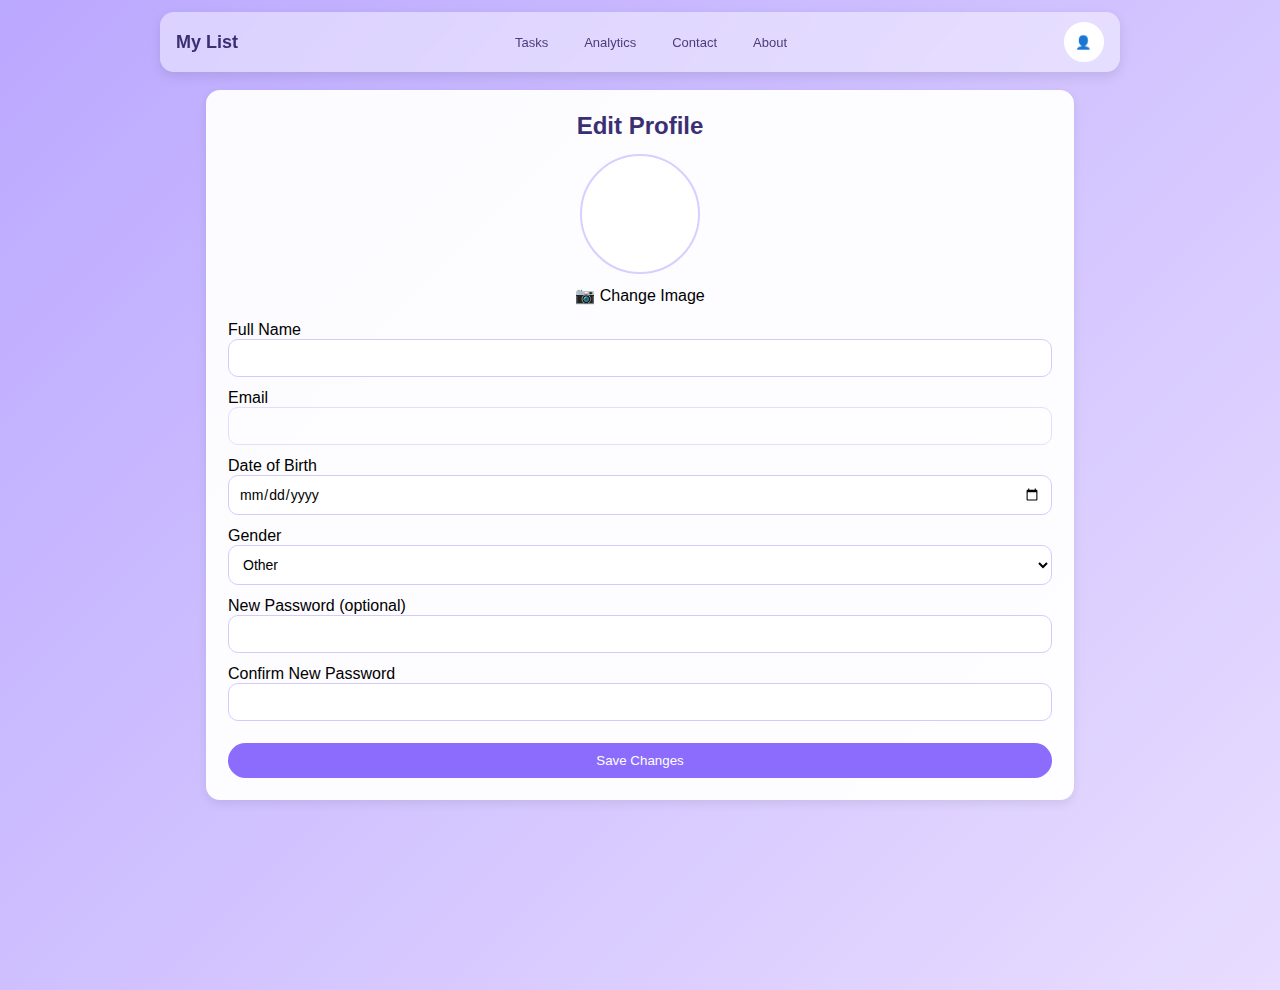
<file: edit-profile.html>
<!DOCTYPE html>
<html lang="en">
<head>
<meta charset="UTF-8">
<title>Edit Profile</title>
<link rel="stylesheet" href="style.css">

<style>
    .pwd-wrap { position: relative; }

    .eye-icon {
        width: 20px;
        height: 20px;
        position: absolute;
        right: 14px;
        top: 50%;
        transform: translateY(-50%);
        cursor: pointer;
        opacity: 0;
        transition: 0.2s;
        pointer-events: none;
    }

    .eye-icon.visible {
        opacity: 0.7;
        pointer-events: auto;
    }

    .eye-icon.visible:hover {
        opacity: 1;
    }
</style>
</head>

<body>

<!-- NAVBAR -->
<nav class="navbar">
    <div class="nav-title">My List</div>

    <div class="nav-center">
        <a href="tasks.html" class="nav-link">Tasks</a>
        <a href="analytics.html" class="nav-link">Analytics</a>
        <a href="contact.html" class="nav-link">Contact</a>
        <a href="about.html" class="nav-link">About</a>
    </div>

    <button class="profile-btn" onclick="location.href='profile.html'">
        <span id="navAvatarEmoji">👤</span>
    </button>
</nav>


<div class="page-container">
    <div class="card">

        <h2 style="text-align:center;color:#3b2f73;margin-bottom:14px;">Edit Profile</h2>

        <!-- صورة الحساب -->
        <div class="profile-avatar-big" id="editAvatar"></div>

        <div style="text-align:center;margin-bottom:16px;">
            <label class="profile-upload-btn">
                📷 Change Image
                <input type="file" id="editImageInput" accept="image/*" style="display:none;">
            </label>
        </div>

        <!-- FORM -->
        <label>Full Name</label>
        <input type="text" id="editName" class="input-field">

        <label>Email</label>
        <input type="email" id="editEmail" class="input-field" disabled 
               style="opacity:0.6;cursor:not-allowed;">

        <label>Date of Birth</label>
        <input type="date" id="editBirth" class="input-field">

        <label>Gender</label>
        <select id="editGender" class="input-field">
            <option value="other">Other</option>
            <option value="female">Female</option>
            <option value="male">Male</option>
        </select>

        <label>New Password (optional)</label>
        <div class="pwd-wrap">
            <input type="password" id="editPass" class="input-field pwd-field">
 
            <svg class="eye-icon" onclick="togglePwd(this)" viewBox="0 0 24 24">
    <path class="eye-shape" fill="none" stroke="#6a5ea0" stroke-width="2" stroke-linecap="round"
          d="M3 12 C 7 6, 17 6, 21 12" />
    <circle class="eye-ball" cx="12" cy="12" r="3" fill="none" stroke="#6a5ea0" stroke-width="2" />
    <path class="eye-line" fill="none" stroke="#6a5ea0" stroke-width="2" stroke-linecap="round"
          d="M5 5 L19 19" />
</svg>





        </div>

        <label>Confirm New Password</label>
        <div class="pwd-wrap">
            <input type="password" id="editPass2" class="input-field pwd-field">

 <svg class="eye-icon" onclick="togglePwd(this)" viewBox="0 0 24 24">
    <path class="eye-shape" fill="none" stroke="#6a5ea0" stroke-width="2" stroke-linecap="round"
          d="M3 12 C 7 6, 17 6, 21 12" />
    <circle class="eye-ball" cx="12" cy="12" r="3" fill="none" stroke="#6a5ea0" stroke-width="2" />
    <path class="eye-line" fill="none" stroke="#6a5ea0" stroke-width="2" stroke-linecap="round"
          d="M5 5 L19 19" />
</svg>






        </div>

        <button class="btn-primary full-btn" onclick="saveProfileChanges()" style="margin-top:10px;">
            Save Changes
        </button>

    </div>
</div>

<script src="app.js"></script>

<script>

function togglePwd(eyeEl) {
    const input = eyeEl.parentElement.querySelector("input");
    const line = eyeEl.querySelector(".eye-line"); // خط الإغلاق

    if (input.type === "password") {
        input.type = "text";
        line.style.display = "none"; // شيل الخط → عين مفتوحة
    } else {
        input.type = "password";
        line.style.display = "block"; // رجّع الخط → عين مغلقة
    }

    input.focus(); 
}






/* عين التعديل */
document.querySelectorAll(".pwd-field").forEach(field => {
    const eye = field.parentElement.querySelector(".eye-icon");

    field.addEventListener("input", () => {
        eye.classList.toggle("visible", field.value.length > 0);
    });

    field.addEventListener("focus", () => {
        if (field.value.length > 0) eye.classList.add("visible");
    });

    field.addEventListener("blur", () => {
        if (field.value.trim() === "") {
            eye.classList.remove("visible");
        }
        // إذا في كلمة مرور، نخلي العين ظاهرة
    });
});




/* تحميل البيانات الحالية */
loadCurrentUserData();
updateNavbarAvatar();

const user = currentUser;
if (user) {
    document.getElementById("editName").value = user.name || "";
    document.getElementById("editEmail").value = user.email || "";
    document.getElementById("editBirth").value = user.birth || "";
    document.getElementById("editGender").value = user.gender || "other";

    const avatar = document.getElementById("editAvatar");
    if (user.imageData) {
        avatar.innerHTML = `<img src="${user.imageData}">`;
    } else {
        let emoji = "👤";
        if (user.gender === "female") emoji = "👩";
        if (user.gender === "male") emoji = "👨";
        avatar.innerHTML = `<span>${emoji}</span>`;
    }
}

/* تغيير الصورة */
document.getElementById("editImageInput").addEventListener("change", e => {
    const file = e.target.files[0];
    if (!file) return;

    const reader = new FileReader();
    reader.onload = ev => {
        currentUser.imageData = ev.target.result;
        document.getElementById("editAvatar").innerHTML =
            `<img src="${currentUser.imageData}">`;
    };
    reader.readAsDataURL(file);
});
function saveProfileChanges() {
            const name = document.getElementById("editName").value.trim();
            const birth = document.getElementById("editBirth").value;
            const gender = document.getElementById("editGender").value;
            const pass = document.getElementById("editPass").value;
            const pass2 = document.getElementById("editPass2").value;

            if (!name) {
                showAlert("Name is required", "#d93025");
                return;
            }

            if (pass || pass2) {
                if (pass.length < 6) {
                    showAlert("New password must be at least 6 characters", "#d93025");
                    return;
                }
                if (pass !== pass2) {
                    showAlert("Passwords do not match", "#d93025");
                    return;
                }
                currentUser.password = pass;
            }

            currentUser.name = name;
            currentUser.birth = birth;
            currentUser.gender = gender;

            saveCurrentUserData();
            updateNavbarAvatar();
            showAlert("Profile updated!", "#4CAF50");

            setTimeout(() => {
                window.location.href = "profile.html";
            }, 1200);
        }
</script>
</body>
</html>
</file>
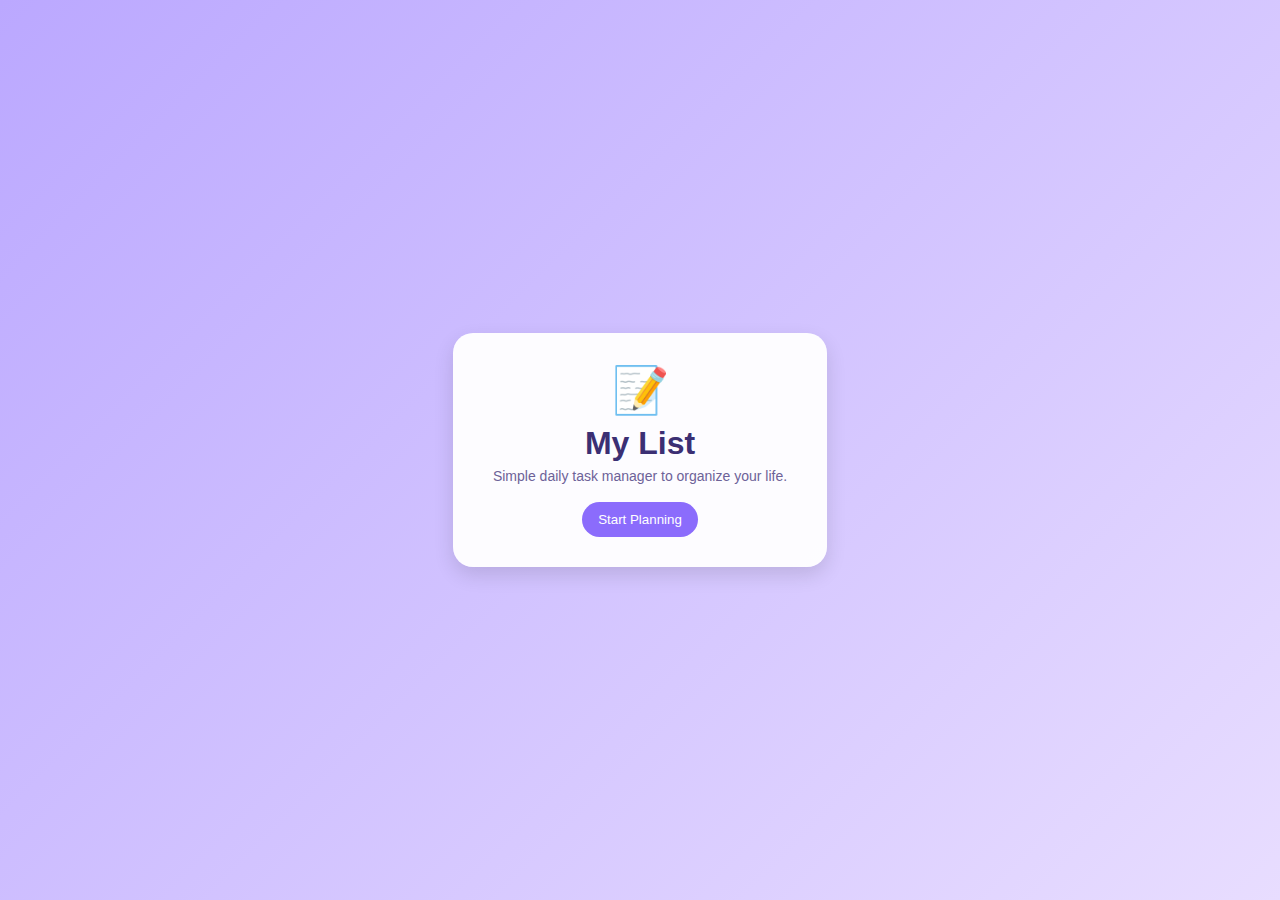
<file: pppproject.html>
<!DOCTYPE html>
<html lang="en">
<head>
    <meta charset="UTF-8">
    <title>My List - Start</title>
    <link rel="stylesheet" href="style.css">
</head>
<body>

    <div class="start-container">
        <div class="start-box">

            <div style="font-size:46px;margin-bottom:8px;">📝</div>

            <h1 class="start-title">My List</h1>

            <p class="start-desc">
                Simple daily task manager to organize your life.
            </p>

            <button class="btn-primary" onclick="window.location.href='tasks.html'">
                Start Planning
            </button>

        </div>
    </div>

</body>
</html>
</file>
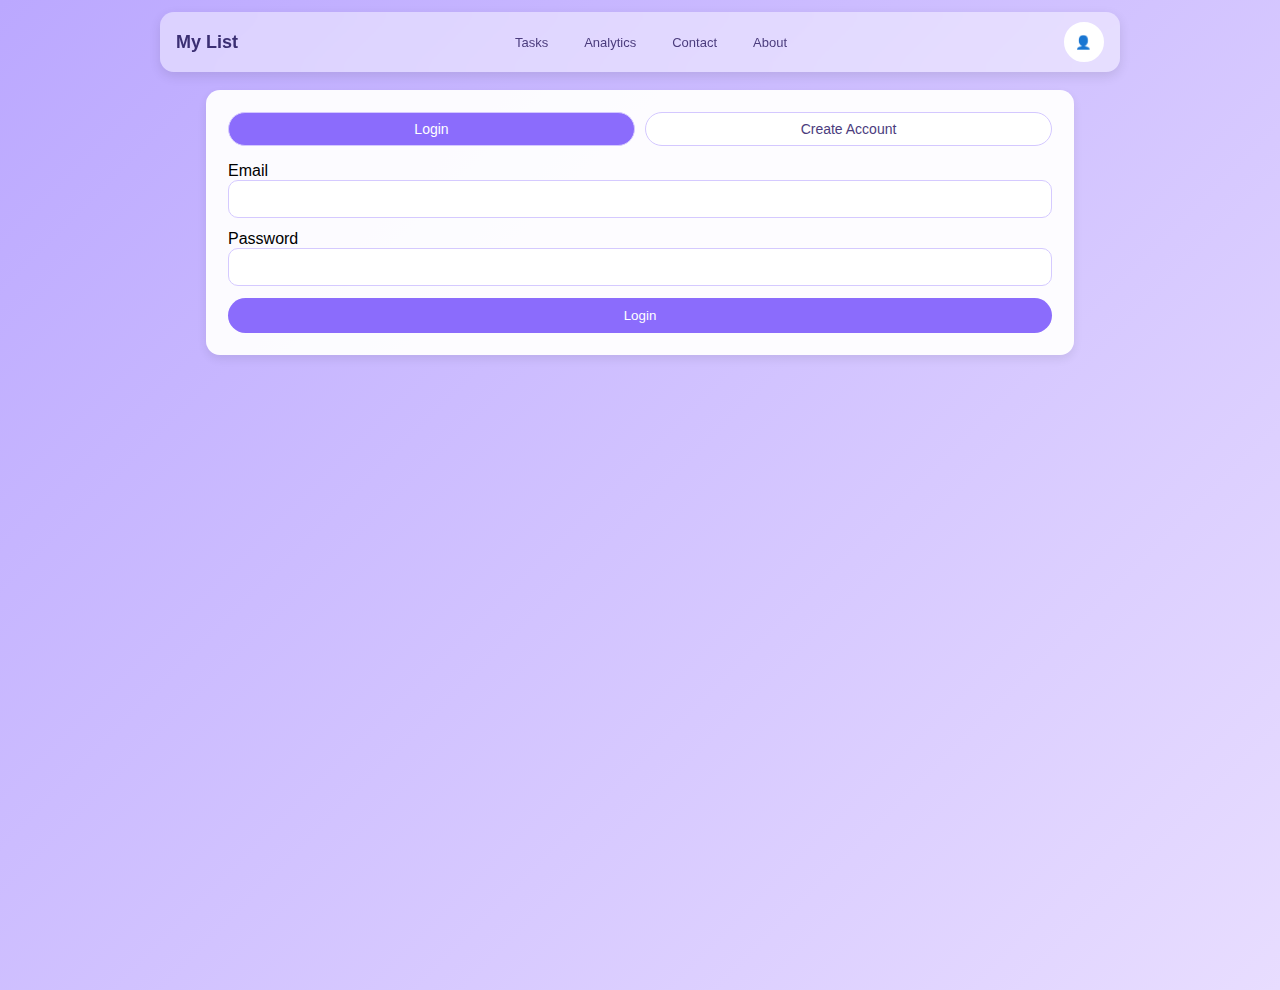
<file: profile.html>
<!DOCTYPE html>
<html lang="en">
<head>
<meta charset="UTF-8">
<title>My List - My Account</title>
<link rel="stylesheet" href="style.css">

<style>
    .pwd-wrap { position: relative; }

    .eye-icon {
        width: 20px;
        height: 20px;
        position: absolute;
        right: 14px;
        top: 50%;
        transform: translateY(-50%);
        cursor: pointer;
        opacity: 0;
        transition: 0.2s;
        pointer-events: none;
    }

    .eye-icon.visible {
        opacity: 0.7;
        pointer-events: auto;
    }

    .eye-icon.visible:hover {
        opacity: 1;
    }
</style>
</head>

<body>

<!-- NAVBAR -->
<nav class="navbar">
    <div class="nav-title">My List</div>

    <div class="nav-center">
        <a href="tasks.html" class="nav-link">Tasks</a>
        <a href="analytics.html" class="nav-link">Analytics</a>
        <a href="contact.html" class="nav-link">Contact</a>
        <a href="about.html" class="nav-link">About</a>
    </div>

    <button class="profile-btn" onclick="location.href='profile.html'">
        <span id="navAvatarEmoji">👤</span>
    </button>
</nav>

<div class="page-container">
    <div class="card">

        <!-- Tabs -->
        <div class="auth-tabs" id="authTabs">
            <button id="tabLogin" class="auth-tab active" onclick="showAuthTab('login')">Login</button>
            <button id="tabCreate" class="auth-tab" onclick="showAuthTab('create')">Create Account</button>
        </div>

        <!-- LOGIN -->
        <div id="loginBox">
            <label>Email</label>
            <input type="email" id="loginEmail" class="input-field">

            <label>Password</label>
            <div class="pwd-wrap">
                <input type="password" id="loginPass" class="input-field pwd-field">

 <svg class="eye-icon" onclick="togglePwd(this)" viewBox="0 0 24 24">
    <path class="eye-shape" fill="none" stroke="#6a5ea0" stroke-width="2" stroke-linecap="round"
          d="M3 12 C 7 6, 17 6, 21 12" />
    <circle class="eye-ball" cx="12" cy="12" r="3" fill="none" stroke="#6a5ea0" stroke-width="2" />
    <path class="eye-line" fill="none" stroke="#6a5ea0" stroke-width="2" stroke-linecap="round"
          d="M5 5 L19 19" />
</svg>










            </div>

            <button class="btn-primary full-btn" onclick="doLogin()">Login</button>
        </div>

        <!-- CREATE ACCOUNT -->
        <div id="createBox" style="display:none;margin-top:14px;">
            
            <div class="profile-avatar-big" id="createAvatar"><span>👤</span></div>

            <div style="text-align:center;margin-bottom:10px;">
                <label class="profile-upload-btn">
                    📷 Choose Image
                    <input type="file" id="createImageInput" accept="image/*" style="display:none;">
                </label>
            </div>

            <label>Full Name</label>
            <input type="text" id="regName" class="input-field">

            <label>Email</label>
            <input type="email" id="regEmail" class="input-field">

            <label>Date of Birth</label>
            <input type="date" id="regBirth" class="input-field">

            <label>Gender</label>
            <select id="regGender" class="input-field">
                <option value="other">Other</option>
                <option value="female">Female</option>
                <option value="male">Male</option>
            </select>

            <label>Password</label>
            <div class="pwd-wrap">
                <input type="password" id="regPass" class="input-field pwd-field">

<svg class="eye-icon" onclick="togglePwd(this)" viewBox="0 0 24 24">
    <path class="eye-shape" fill="none" stroke="#6a5ea0" stroke-width="2" stroke-linecap="round"
          d="M3 12 C 7 6, 17 6, 21 12" />
    <circle class="eye-ball" cx="12" cy="12" r="3" fill="none" stroke="#6a5ea0" stroke-width="2" />
    <path class="eye-line" fill="none" stroke="#6a5ea0" stroke-width="2" stroke-linecap="round"
          d="M5 5 L19 19" />
</svg>










            </div>

            <label>Confirm Password</label>
            <div class="pwd-wrap">
                <input type="password" id="regPass2" class="input-field pwd-field">

    
 <svg class="eye-icon" onclick="togglePwd(this)" viewBox="0 0 24 24">
    <path class="eye-shape" fill="none" stroke="#6a5ea0" stroke-width="2" stroke-linecap="round"
          d="M3 12 C 7 6, 17 6, 21 12" />
    <circle class="eye-ball" cx="12" cy="12" r="3" fill="none" stroke="#6a5ea0" stroke-width="2" />
    <path class="eye-line" fill="none" stroke="#6a5ea0" stroke-width="2" stroke-linecap="round"
          d="M5 5 L19 19" />
</svg>









            </div>

            <button class="btn-primary full-btn" onclick="doRegister()">Create Account</button>
        </div>

        <!-- ACCOUNT PAGE -->
        <div id="accountBox" style="display:none;margin-top:10px;" class="account-card">

            <div class="profile-avatar-big" id="accountAvatar"></div>
            <div class="acc-name" id="accountName"></div>
            <div class="acc-email" id="accountEmail"></div>

            <button class="edit-profile-btn" type="button" onclick="window.location.href='edit-profile.html'">
                Edit Profile
            </button>

            <div class="account-actions">
                <button class="btn-secondary full-btn" type="button" onclick="logout()">Log out</button>
                <button class="btn-danger full-btn" type="button" onclick="deleteAccount()">Delete Account</button>
            </div>

        </div>

    </div>
</div>

<script src="app.js"></script>

<script>

function togglePwd(eyeEl) {
    const input = eyeEl.parentElement.querySelector("input");
    const line = eyeEl.querySelector(".eye-line"); // خط الإغلاق

    if (input.type === "password") {
        input.type = "text";
        line.style.display = "none"; // شيل الخط → عين مفتوحة
    } else {
        input.type = "password";
        line.style.display = "block"; // رجّع الخط → عين مغلقة
    }

    input.focus(); 
}











/* عين تظهر فقط عند الكتابة أو عند التركيز */
document.querySelectorAll(".pwd-field").forEach(field => {
    const eye = field.parentElement.querySelector(".eye-icon");

    field.addEventListener("input", () => {
        eye.classList.toggle("visible", field.value.length > 0);
    });

    field.addEventListener("focus", () => {
        if (field.value.length > 0) eye.classList.add("visible");
    });

    field.addEventListener("blur", () => {
        if (field.value.trim() === "") {
            eye.classList.remove("visible");
        }
        // إذا في كلمة مرور، نخلي العين ظاهرة
    });
});



initProfilePage();

</script>
</body>
</html>
</file>
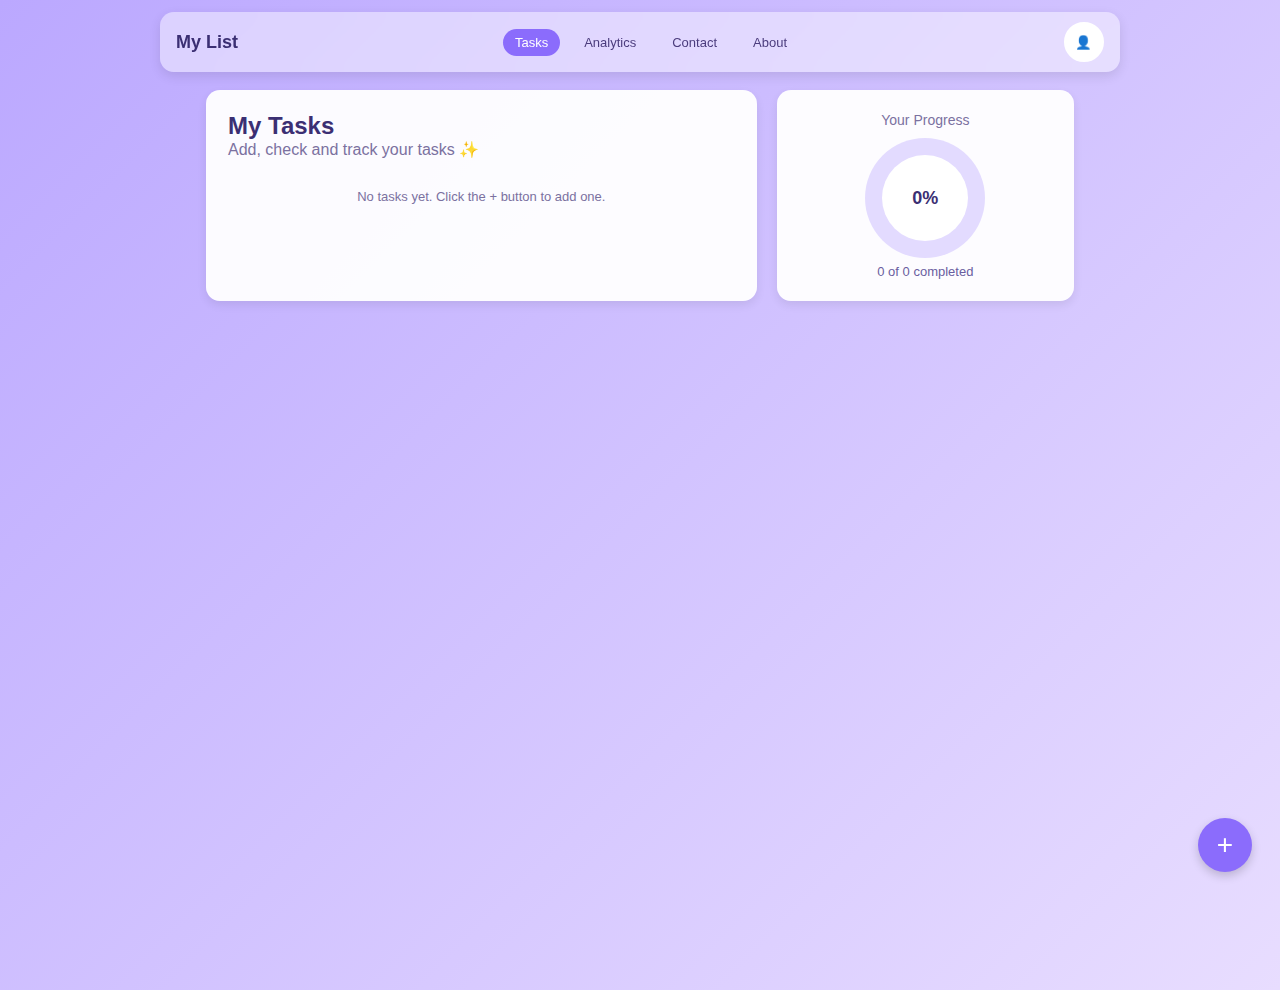
<file: tasks.html>
<!DOCTYPE html>
<html lang="en">
<head>
    <meta charset="UTF-8">
    <title>My List - Tasks</title>
    <link rel="stylesheet" href="style.css">
</head>
<body>

    <!-- NAVBAR -->
    <nav class="navbar">
        <div class="nav-title">My List</div>

        <div class="nav-center">
            <a href="tasks.html" class="nav-link active">Tasks</a>
            <a href="analytics.html" class="nav-link">Analytics</a>
            <a href="contact.html" class="nav-link">Contact</a>
            <a href="about.html" class="nav-link">About</a>
        </div>

        <!-- الصورة فقط تودّي لصفحة الحساب -->
        <button class="profile-btn" onclick="location.href='profile.html'">
            <span id="navAvatarEmoji">👤</span>
        </button>
    </nav>


    <div class="page-container">

        <div class="tasks-wrapper">

            <!--  كرت قائمة المهام -->
            <div class="card task-list-card">

                <h2 style="color:#3b2f73;">My Tasks</h2>
                <p class="page-subtitle" style="margin-bottom:12px;color:#7b719f;">
                    Add, check and track your tasks ✨
                </p>

                <div id="taskList" class="task-list"></div>

            </div>

            <!--  كرت التقدم الجديد (الدائرة) -->
            <div class="card progress-card">

                <div class="progress-title">Your Progress</div>

                <div class="progress-circle">
                    <div id="progressPercent" class="progress-inner">0%</div>
                </div>

                <div class="task-progress-box">
                    <span id="progressText">0 of 0 completed</span>
                </div>

            </div>

        </div>

    </div>


    <!-- زر إضافة مهمة -->
    <button class="add-btn" onclick="openTaskModal()">+</button>


    <!-- مودال إضافة/تعديل مهمة -->
    <div class="modal-backdrop" id="taskModal">
        <div class="modal">
            <h3 id="taskModalTitle" style="margin-bottom:10px;">Add New Task</h3>

            <input type="hidden" id="taskId">

            <label>Task Title *</label>
            <input type="text" id="taskTitle" class="input-field" placeholder="Your task...">

            <label>Description (optional)</label>
            <textarea id="taskDesc" rows="3" placeholder="Details (optional)"></textarea>

            <div style="display:flex;gap:10px;">
                <div style="flex:1;">
                    <label>Due Date</label>
                    <input type="date" id="taskDate" class="input-field">
                </div>

                <div style="flex:1;">
                    <label>Time</label>
                    <input type="time" id="taskTime" class="input-field">
                </div>
            </div>

            <label style="display:flex;align-items:center;gap:6px;margin-top:4px;">
<input type="checkbox" id="taskReminder" onchange="toggleReminderOptions()">                <span>Set a reminder</span>
            </label>

<div id="reminderOptions" class="hidden">
    <label>Remind me before:</label>
    <select id="reminderValue" class="input-field">
        <option value="5">5 minutes</option>
        <option value="10">10 minutes</option>
        <option value="30">30 minutes</option>
        <option value="60">1 hour</option>
    </select>
</div>

            <div style="display:flex;gap:10px;margin-top:8px;">
                <button class="btn-secondary full-btn" onclick="closeTaskModal()">Cancel</button>
                <button class="btn-primary full-btn" onclick="saveTask()">Save</button>
            </div>
        </div>
    </div>



    <!-- مودال حذف مهمة -->
    <div class="modal-backdrop" id="deleteModal">
        <div class="modal">
            <h3 style="margin-bottom:6px;">Delete Task?</h3>
            <p style="font-size:13px;color:#6c6193;margin-bottom:14px;">
                Are you sure you want to delete this task?
            </p>

            <div style="display:flex;gap:10px;">
                <button class="btn-secondary full-btn" onclick="closeDeleteModal()">Cancel</button>
                <button class="btn-danger full-btn" onclick="confirmDeleteTask()">Delete</button>
            </div>
        </div>
    </div>



    <script src="app.js"></script>
    <script>
        initTasksPage();
    </script>

</body>
</html>
</file>
<file: style.css>
/* =========================================================
   GLOBAL
========================================================= */

*{
    margin:0;
    padding:0;
    box-sizing:border-box;
    font-family: "Inter", sans-serif;
}

body{
    min-height:100vh;
    background:linear-gradient(135deg,#bba8ff,#e8ddff);
}

.page-container{
    max-width:900px;
    margin:90px auto 40px auto;
    padding:0 16px;
}

.card{
    background:rgba(255,255,255,0.95);
    border-radius:14px;
    padding:22px;
    box-shadow:0 4px 10px rgba(0,0,0,0.08);
}

/* =========================================================
   NAVBAR
========================================================= */

.navbar{
    position:fixed;
    top:12px;
    left:50%;
    transform:translateX(-50%);
    width:92%;
    max-width:960px;
    background:rgba(255,255,255,0.45);
    backdrop-filter:blur(12px);
    border-radius:14px;
    padding:10px 16px;
    display:flex;
    align-items:center;
    justify-content:space-between;
    z-index:50;
    box-shadow:0 4px 12px rgba(0,0,0,0.1);
}

.nav-title{
    font-size:18px;
    font-weight:700;
    color:#3b2f73;
}

.nav-center{
    display:flex;
    gap:12px;
}

.nav-link{
    font-size:13px;
    padding:6px 12px;
    border-radius:999px;
    text-decoration:none;
    color:#4b3c7d;
}

.nav-link:hover{ background:white; }

.nav-link.active{
    background:#8b6cfc;
    color:white;
}

.profile-btn{
    width:40px;
    height:40px;
    border-radius:50%;
    border:2px solid #fff;
    overflow:hidden;
    background:#fff;
    display:flex;
    align-items:center;
    justify-content:center;
    cursor:pointer;
}

.profile-btn img{
    width:100%;
    height:100%;
    object-fit:cover;
}

/* =========================================================
   BUTTONS
========================================================= */

.btn-primary{
    background:#8b6cfc;
    color:#fff;
    border:none;
    border-radius:999px;
    padding:10px 16px;
    cursor:pointer;
}

.btn-secondary{
    background:#fff;
    border:1px solid #d4c8ff;
    color:#4b3c7d;
    padding:10px 16px;
    border-radius:999px;
    cursor:pointer;
}

.btn-danger{
    background:#d93025;
    color:#fff;
    border:none;
    padding:10px 16px;
    border-radius:999px;
    cursor:pointer;
}

.full-btn{
    width:100%;
}

/* =========================================================
   INPUTS
========================================================= */

.input-field{
    width:100%;
    padding:10px;
    border-radius:10px;
    border:1px solid #d5caff;
    margin-bottom:12px;
    font-size:14px;
    background:white;
}

textarea{
    width:100%;
    padding:10px;
    border-radius:10px;
    border:1px solid #d5caff;
    margin-bottom:12px;
    resize:vertical;
}

/* =========================================================
   HIDE BROWSER DEFAULT PASSWORD EYE
========================================================= */

input[type="password"]::-ms-clear,
input[type="password"]::-ms-reveal{
    display:none !important;
}

input[type="password"]::-webkit-textfield-decoration-container{
    display:none !important;
}

/* =========================================================
   OUR CUSTOM EYE ICON
========================================================= */

.pwd-wrap{
    position:relative;
}



/* =========================================================
   ALERTS
========================================================= */

.alert-box{
    position:fixed;
    top:55px;
    left:50%;
    transform:translateX(-50%);
    padding:10px 18px;
    border-radius:14px;
    background:#4caf50;
    color:white;
    font-size:14px;
    display:flex;
    gap:10px;
    z-index:100;
}

.alert-close{
    background:none;
    border:none;
    color:white;
    font-size:16px;
    cursor:pointer;
}

/* =========================================================
   START PAGE
========================================================= */

.start-container{
    min-height:100vh;
    display:flex;
    align-items:center;
    justify-content:center;
}

.start-box{
    background:rgba(255,255,255,0.95);
    border-radius:20px;
    padding:30px 40px;
    text-align:center;
    box-shadow:0 8px 20px rgba(0,0,0,0.12);
}

.start-title{
    font-size:32px;
    font-weight:700;
    color:#3b2f73;
    margin-bottom:6px;
}

.start-desc{
    font-size:14px;
    color:#6d6298;
    margin-bottom:18px;
}

/* =========================================================
   TASKS PAGE
========================================================= */

.tasks-wrapper{
    display:flex;
    flex-direction:column;
    gap:20px;
}

@media(min-width:992px){
    .tasks-wrapper{
        flex-direction:row;
        align-items:stretch;
    }
    .task-list-card{ flex:2; }
    .progress-card{ flex:1; }
}

.task-list{
    display:flex;
    flex-direction:column;
    gap:10px;
}

.task-card{
    background:white;
    border:1px solid #e1d8ff;
    padding:12px;
    border-radius:12px;
    display:flex;
    gap:12px;
}

.task-title{
    font-size:14px;
    font-weight:600;
    color:#3e3470;
}

.task-title.done{
    text-decoration:line-through;
    color:#aaa7c9;
}

.task-desc{
    font-size:12px;
    color:#7c71a4;
    margin-top:3px;
}

.task-meta{
    font-size:11px;
    color:#9a8fc6;
    margin-top:4px;
}

.task-right{
    display:flex;
    flex-direction:column;
    align-items:center;
    gap:6px;
}

.icon-btn{
    background:none;
    border:none;
    font-size:16px;
    cursor:pointer;
}

/* زر الإضافة */
.add-btn{
    position:fixed;
    bottom:28px;
    right:28px;
    width:54px;
    height:54px;
    border-radius:50%;
    background:#8b6cfc;
    color:white;
    font-size:28px;
    display:flex;
    align-items:center;
    justify-content:center;
    border:none;
    cursor:pointer;
    box-shadow:0 4px 10px rgba(0,0,0,0.18);
}

.hidden{
display: none !important;
}

/* =========================================================
   PROGRESS CIRCLE
========================================================= */

.progress-card{
    text-align:center;
}

.progress-title{
    font-size:14px;
    color:#7b719f;
    margin-bottom:6px;
}

.progress-circle{
    --p:0%;
    width:120px;
    height:120px;
    border-radius:50%;
    background:conic-gradient(#8b6cfc var(--p),#e3dbff 0);
    display:flex;
    align-items:center;
    justify-content:center;
    margin:10px auto 6px auto;
}

.progress-inner{
    width:86px;
    height:86px;
    border-radius:50%;
    background:white;
    display:flex;
    align-items:center;
    justify-content:center;
    font-size:18px;
    font-weight:700;
    color:#3b2f73;
}

.task-progress-box{
    font-size:13px;
    color:#6a5ea0;
}

/* =========================================================
   ANALYTICS
========================================================= */

.analytics-grid{
    display:grid;
    grid-template-columns:1fr 1fr;
    gap:10px;
}

.analytics-box{
    background:white;
    border-radius:12px;
    padding:12px;
    border:1px solid #e2d9ff;
    text-align:center;
}

.analytics-label{
    font-size:12px;
    color:#7b719f;
}

.analytics-value{
    font-size:20px;
    font-weight:700;
    color:#3b2f73;
}

.chart-body{
    background:white;
    border-radius:12px;
    border:1px solid #e1d8ff;
    padding:12px;
    margin-top:6px;
}

.chart-bars{
    display:flex;
    align-items:flex-end;
    gap:6px;
    height:150px;
}

.chart-bar-wrap{
    flex:1;
    display:flex;
    justify-content:center;
}

.chart-bar{
    width:10px;
    background:linear-gradient(180deg,#8b6cfc,#c9baff);
    border-radius:8px 8px 0 0;
    position:relative;
}

.chart-bar-value{
    position:absolute;
    top:-16px;
    font-size:10px;
    color:#3b2f73;
}

.chart-labels{
    display:flex;
    justify-content:space-between;
    font-size:10px;
    color:#7b719f;
    margin-top:6px;
}

/* =========================================================
   ABOUT - CONTACT
========================================================= */

.about-text{
    font-size:14px;
    line-height:1.7;
    color:#5d518a;
    text-align:center;
}

.contact-grid{
    display:grid;
    grid-template-columns:repeat(auto-fit,minmax(180px,1fr));
    gap:10px;
    margin-top:14px;
}

.contact-card{
    background:white;
    border-radius:10px;
    padding:14px;
    text-align:center;
    border:1px solid #e1d8ff;
    font-size:13px;
}

/* =========================================================
   PROFILE PAGE
========================================================= */

.auth-tabs{
    display:flex;
    gap:10px;
    margin-bottom:16px;
}

.auth-tab{
    flex:1;
    padding:8px;
    border-radius:999px;
    border:1px solid #d4c8ff;
    background:#fff;
    cursor:pointer;
    color:#4b3c7d;
    text-align:center;
    font-size:14px;
}

.auth-tab.active{
    background:#8b6cfc;
    color:white;
}

.profile-avatar-big{
    width:120px;
    height:120px;
    border-radius:50%;
    background:white;
    border:2px solid #d9ceff;
    display:flex;
    align-items:center;
    justify-content:center;
    font-size:50px;
    margin:0 auto 12px;
    overflow:hidden;
}

.profile-avatar-big img{
    width:100%;
    height:100%;
    object-fit:cover;
}

.account-card{
    text-align:center;
}

.acc-name{
    font-size:20px;
    font-weight:700;
    color:#3b2f73;
}

.acc-email{
    font-size:13px;
    color:#786da1;
    margin-bottom:14px;
}

.edit-profile-btn{
    background:none;
    border:none;
    color:#8b6cfc;
    font-size:14px;
    cursor:pointer;
    margin-bottom:16px;
}

.account-actions{
    display:flex;
    flex-direction:column;
    gap:10px;
}

/* =========================================================
   MODALS
========================================================= */

.modal-backdrop{
    position:fixed;
    inset:0;
    background:rgba(0,0,0,0.35);
    display:none;
    align-items:center;
    justify-content:center;
    z-index:40;
}

.modal{
    background:white;
    padding:20px;
    width:95%;
    max-width:420px;
    border-radius:14px;
    box-shadow:0 10px 30px rgba(0,0,0,0.3);
}

/* =========================================================
   RESPONSIVE
========================================================= */

@media(max-width:768px){
    .tasks-wrapper{
        grid-template-columns:1fr;
    }
}
</file>
